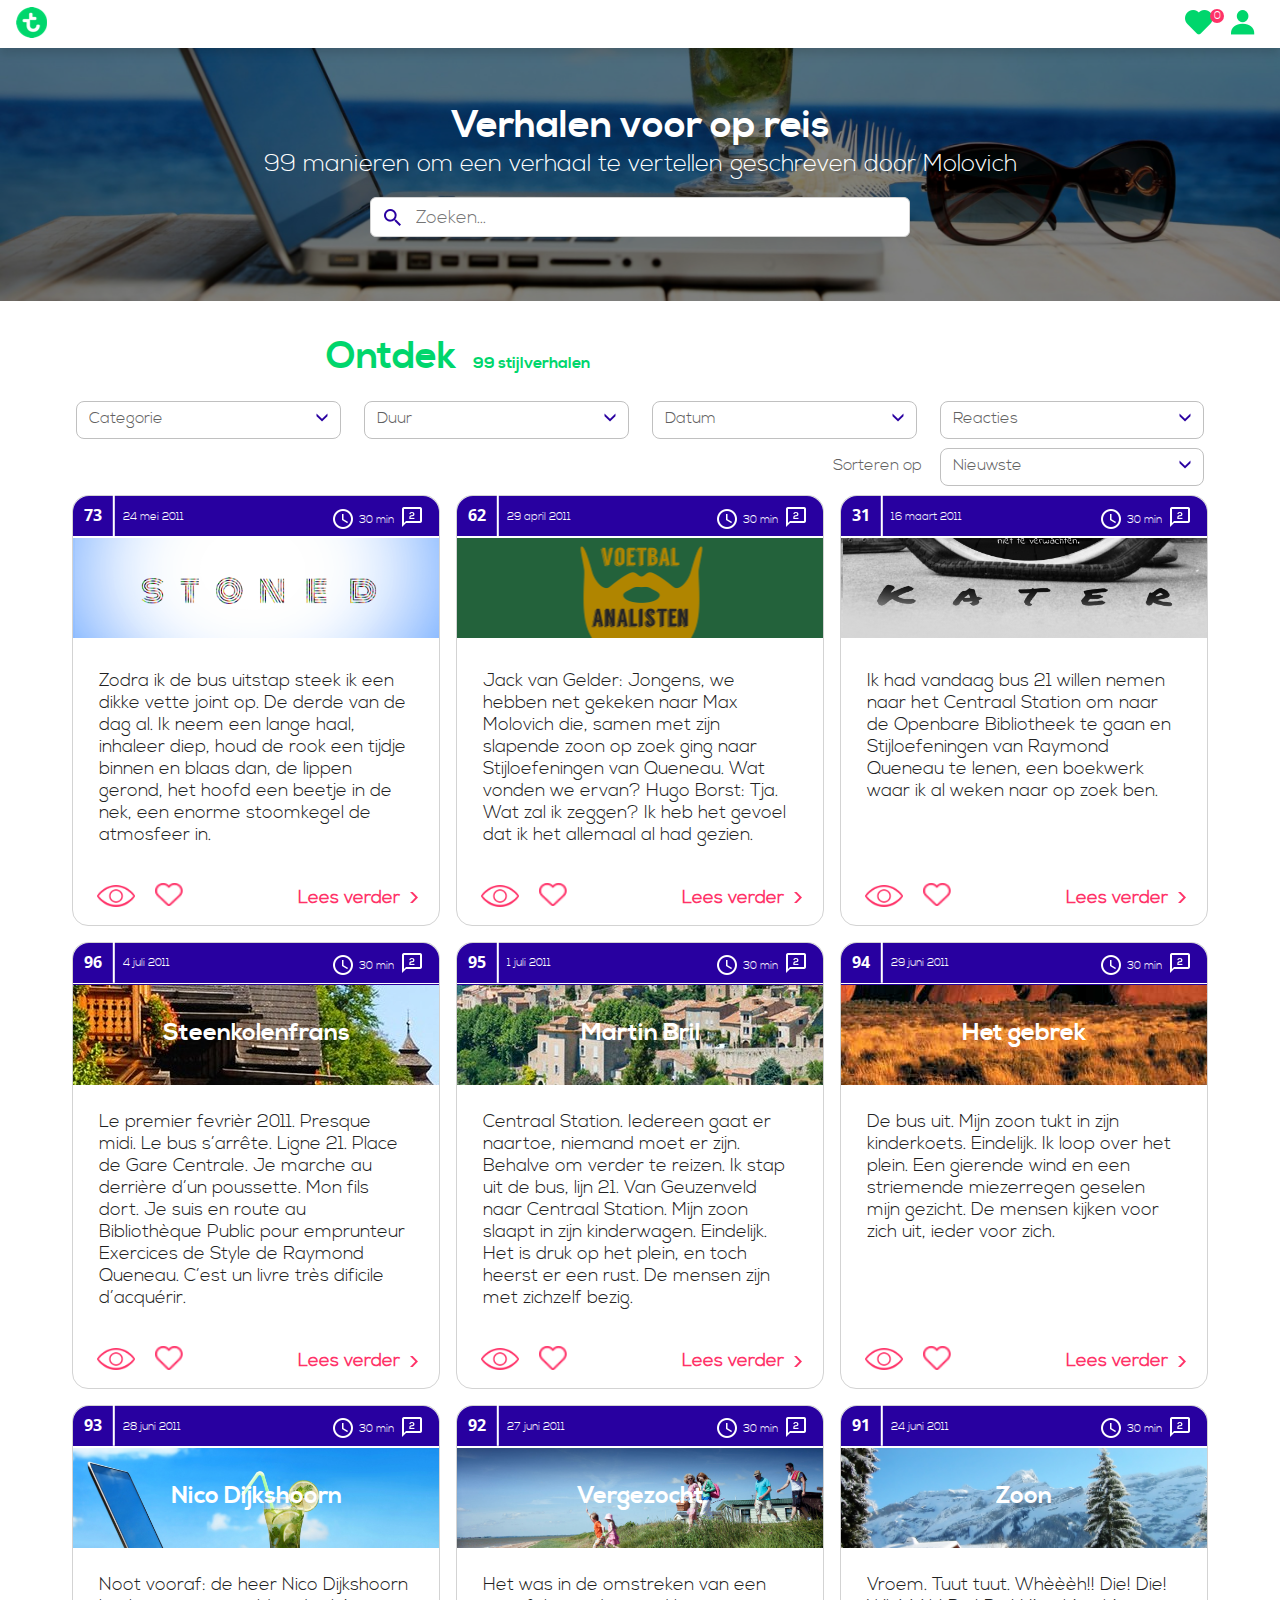
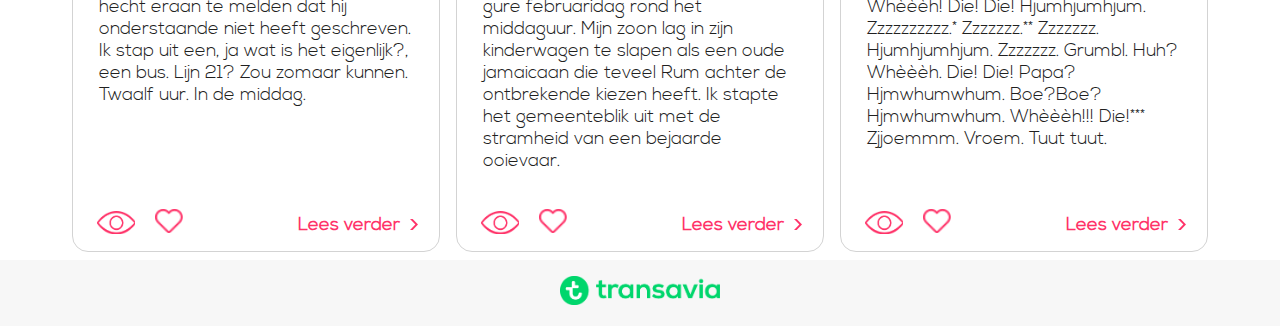
<file: index.html>
<!DOCTYPE html>
<html lang="nl">

<head>
    <meta charset="UTF-8">
    <meta name="viewport" content="width=device-width, initial-scale=1">
    <title>Overzichtspagina Stijlverhalen</title>
    <link rel="stylesheet" href="styles/style.css">
    <link href="https://fonts.googleapis.com/css?family=Open+Sans:300,300i,400,400i,600,600i,700,700i,800,800i" rel="stylesheet">
</head>

<body>
    <!-- HEADER -->
    <header>
        <!-- NAVIGATION  -->
        <nav>
            <ul>
                <li>
                    <a href="index.html"><img src="img/transavia-logosmall.png" alt="logo"></a>
                </li>
                <li>
                    <a href="#">
                        <div>
                            <p>0</p>
                        </div>
                    </a>
                </li>
                <li>
                    <a href="loginofaanmelden.html"></a>
                </li>

            </ul>
        </nav>
        <!-- TITEL & ONDERSCHRIFT -->
        <h1>Verhalen voor op reis</h1>
        <h2>99 manieren om een verhaal te vertellen geschreven door Molovich</h2>
        <!-- ZOEKBALK -->
        <form>
            <label for="myInput"></label>
            <input type="text" id="myInput" placeholder="Zoeken...">
        </form>
    </header>
    <!-- MAIN CONTENT -->
    <main>
        <section>
            <h2>Ontdek</h2>
            <h3>99 stijlverhalen</h3>
        </section>
        <!-- FILTER -->
        <input type="checkbox" id="btn">
        <label for="btn">Filteren/Sorteren</label>
        <div id="content">
            <form>
                <fieldset>
                    <legend></legend>
                    <select name="type" id="categorie">
                        <option value="categorie">Categorie</option>
                        <option value="horror">Horror</option>
                        <option value="humor">Humor</option>
                        <option value="thriller">Thriller</option>
                        <option value="romantisch">Romantisch</option>
                        <option value="verdrietig">Verdrietig</option>
                    </select>
                </fieldset>

                <fieldset>
                    <legend></legend>
                    <select name="type" id="nummer">
                        <option value="duur">Duur</option>
                        <option value="5">Onder 5 min</option>
                        <option value="10-15">10 min - 15 min</option>
                        <option value="15+">Meer dan 15 min</option>
                    </select>
                </fieldset>

                <fieldset>
                    <legend></legend>
                    <select name="type" id="datum">
                        <option value="datum">Datum</option>
                        <option value="reacties">Oudste</option>
                        <option value="oudste">Nieuwste</option>

                    </select>
                </fieldset>

                <fieldset>
                    <legend></legend>
                    <select name="type" id="reacties">
                        <option value="reacties">Reacties</option>
                        <option value="0-2">0-2 reacties</option>
                        <option value="2-4">2-4 reacties</option>
                        <option value="4+">4+ reacties</option>
                    </select>
                </fieldset>
            </form>
            <!-- SORTEREN -->
            <form>
                <fieldset>
                    <legend>Sorteren op</legend>
                    <select name="type" id="sorteren">
                        <option value="nieuwste">Nieuwste</option>
                        <option value="reacties">Meeste reacties</option>
                        <option value="oudste">Oudste</option>
                        <option value="populair">Populair</option>
                    </select>
                </fieldset>
            </form>
        </div>

        <!-- VERHALEN -->
        <section>
            <h2>Artikelen</h2>
            <article id="stoned">
                <header>
                    <h4>73</h4>
                    <div></div>
                    <div></div>
                    <time datetime="2011-05-24">24 mei 2011</time>
                    <div></div>
                    <p>30 min</p>
                </header>
                <h3 class="stonedheader"></h3>
                <p>Zodra ik de bus uitstap steek ik een dikke vette joint op. De derde van de dag al. Ik neem een lange haal, inhaleer diep, houd de rook een tijdje binnen en blaas dan, de lippen gerond, het hoofd een beetje in de nek, een enorme stoomkegel de atmosfeer in.</p>
                <footer>
                    <button><img src="img/hartjeroze.png" alt="hartje"></button>
                    <a class="button" href="#popup1"></a>
                    <a href="stoned.html">Lees verder</a></footer>
            </article>
            <div id="popup1" class="overlay">
                <div class="popup">
                    <h2>Stoned preview</h2>
                    <a class="close" href="#stoned">&times;</a>

                </div>
            </div>

            <article id="voetbalanalisten">
                <header>
                    <h4>62</h4>
                    <div></div>
                    <div></div>
                    <time datetime="2011-04-29">29 april 2011</time>
                    <div></div>
                    <p>30 min</p>
                </header>
                <h3 class="voetbalanalistenheader"></h3>
                <p>Jack van Gelder: Jongens, we hebben net gekeken naar Max Molovich die, samen met zijn slapende zoon op zoek ging naar Stijloefeningen van Queneau. Wat vonden we ervan? Hugo Borst: Tja. Wat zal ik zeggen? Ik heb het gevoel dat ik het allemaal al had gezien. </p>
                <footer>
                    <button><img src="img/hartjeroze.png" alt="hartje"></button>
                    <a class="button" href="#popup3"></a>
                    <a href="voetbalanalisten.html">Lees verder</a></footer>
            </article>
            <div id="popup3" class="overlay">
                <div class="popup popup3">
                    <h2>Voetbalanalisten preview</h2>
                    <a class="close" href="#voetbalanalisten">&times;</a>

                </div>
            </div>

            <article id="kater">
                <header>
                    <h4>31</h4>
                    <div></div>
                    <div></div>
                    <time datetime="2011-03-16">16 maart 2011</time>
                    <div></div>
                    <p>30 min</p>
                </header>
                <h3 class="katerheader"></h3>
                <p>Ik had vandaag bus 21 willen nemen naar het Centraal Station om naar de Openbare Bibliotheek te gaan en Stijloefeningen van Raymond Queneau te lenen, een boekwerk waar ik al weken naar op zoek ben. </p>
                <footer>
                    <button><img src="img/hartjeroze.png" alt="hartje"></button>
                    <a class="button" href="#popup2"></a>

                    <a href="kater.html">Lees verder</a></footer>
            </article>
            <div id="popup2" class="overlay">
                <div class="popup popup2">
                    <h2>Kater preview</h2>
                    <a class="close" href="#kater">&times;</a>

                </div>
            </div>

            <article>
                <header>
                    <h4>96</h4>
                    <div></div>
                    <div></div>
                    <time datetime="2011-07-04">4 juli 2011</time>
                    <div></div>
                    <p>30 min</p>
                </header>
                <h3 class="ab">Steenkolenfrans</h3>
                <p>Le premier fevrièr 2011. Presque midi. Le bus s’arrête. Ligne 21. Place de Gare Centrale. Je marche au derrière d’un poussette. Mon fils dort. Je suis en route au Bibliothèque Public pour emprunteur Exercices de Style de Raymond Queneau. C’est un livre très dificile d’acquérir.</p>
                <footer>
                    <button><img src="img/hartjeroze.png" alt="hartje"></button>
                    <a class="button" href="#popup4"></a>
                    <a href="#">Lees verder</a></footer>
            </article>
            <div id="popup4" class="overlay">
                <div class="popup popup4">
                    <h2>preview</h2>
                    <a class="close" href="#voetbalanalisten">&times;</a>

                </div>
            </div>

            <article>
                <header>
                    <h4>95</h4>
                    <div></div>
                    <div></div>
                    <time datetime="2011-07-01">1 juli 2011</time>
                    <div></div>
                    <p>30 min</p>
                </header>
                <h3 class="b">Martin Bril</h3>
                <p>Centraal Station. Iedereen gaat er naartoe, niemand moet er zijn. Behalve om verder te reizen. Ik stap uit de bus, lijn 21. Van Geuzenveld naar Centraal Station. Mijn zoon slaapt in zijn kinderwagen. Eindelijk. Het is druk op het plein, en toch heerst er een rust. De mensen zijn met zichzelf bezig. </p>
                <footer>
                    <button><img src="img/hartjeroze.png" alt="hartje"></button>
                    <a class="button" href="#popup5"></a>
                    <a href="#">Lees verder</a></footer>
            </article>
            <div id="popup5" class="overlay">
                <div class="popup popup4">
                    <h2>preview</h2>
                    <a class="close" href="#voetbalanalisten">&times;</a>
                </div>
            </div>
            <article>
                <header>
                    <h4>94</h4>
                    <div></div>
                    <div></div>
                    <time datetime="2011-06-29">29 juni 2011</time>
                    <div></div>
                    <p>30 min</p>
                </header>
                <h3 class="c">Het gebrek</h3>

                <p>De bus uit. Mijn zoon tukt in zijn kinderkoets. Eindelijk. Ik loop over het plein. Een gierende wind en een striemende miezerregen geselen mijn gezicht. De mensen kijken voor zich uit, ieder voor zich. </p>
                <footer>
                    <button><img src="img/hartjeroze.png" alt="hartje"></button>
                    <a class="button" href="#popup6"></a>
                    <a href="#">Lees verder</a></footer>
            </article>
            <div id="popup6" class="overlay">
                <div class="popup popup4">
                    <h2>preview</h2>
                    <a class="close" href="#voetbalanalisten">&times;</a>

                </div>
            </div>

            <article>
                <header>
                    <h4>93</h4>
                    <div></div>
                    <div></div>
                    <time datetime="2011-06-28">28 juni 2011</time>
                    <div></div>
                    <p>30 min</p>
                </header>
                <h3 class="d">Nico Dijkshoorn</h3>

                <p>Noot vooraf: de heer Nico Dijkshoorn hecht eraan te melden dat hij onderstaande niet heeft geschreven. Ik stap uit een, ja wat is het eigenlijk?, een bus. Lijn 21? Zou zomaar kunnen. Twaalf uur. In de middag. </p>
                <footer>
                    <button><img src="img/hartjeroze.png" alt="hartje"></button>
                    <a class="button" href="#popup9"></a>
                    <a href="#">Lees verder</a></footer>
            </article>
            <div id="popup9" class="overlay">
                <div class="popup popup4">
                    <h2>preview</h2>
                    <a class="close" href="#voetbalanalisten">&times;</a>

                </div>
            </div>
            <article>
                <header>
                    <h4>92</h4>
                    <div></div>
                    <div></div>
                    <time datetime="2011-06-27">27 juni 2011</time>
                    <div></div>
                    <p>30 min</p>
                </header>
                <h3 class="e">Vergezocht</h3>
                <p>Het was in de omstreken van een gure februaridag rond het middaguur. Mijn zoon lag in zijn kinderwagen te slapen als een oude jamaicaan die teveel Rum achter de ontbrekende kiezen heeft. Ik stapte het gemeenteblik uit met de stramheid van een bejaarde ooievaar. </p>
                <footer>
                    <button><img src="img/hartjeroze.png" alt="hartje"></button>
                    <a class="button" href="#popup7"></a>
                    <a href="#">Lees verder</a></footer>
            </article>
            <div id="popup7" class="overlay">
                <div class="popup popup4">
                    <h2>preview</h2>
                    <a class="close" href="#voetbalanalisten">&times;</a>

                </div>
            </div>
            <article>
                <header>
                    <h4>91</h4>
                    <div></div>
                    <div></div>
                    <time datetime="2011-06-24">24 juni 2011</time>
                    <div></div>
                    <p>30 min</p>
                </header>
                <h3 class="f">Zoon</h3>
                <p>Vroem. Tuut tuut. Whèèèh!! Die! Die! Whèèèh! Die! Die! Hjumhjumhjum. Zzzzzzzzzz.* Zzzzzzz.** Zzzzzzz. Hjumhjumhjum. Zzzzzzz. Grumbl. Huh? Whèèèh. Die! Die! Papa? Hjmwhumwhum. Boe?Boe? Hjmwhumwhum. Whèèèh!!! Die!*** Zjjoemmm. Vroem. Tuut tuut.</p>
                <footer>
                    <button><img src="img/hartjeroze.png" alt="hartje"></button>
                    <a class="button" href="#popup8"></a>
                    <a href="#">Lees verder</a></footer>
            </article>
            <div id="popup8" class="overlay">
                <div class="popup popup4">
                    <h2>Voetbalanalisten preview</h2>
                    <a class="close" href="#voetbalanalisten">&times;</a>

                </div>
            </div>
        </section>

    </main>
    <!-- FOOTER -->
    <footer>
        <img src="img/transavia-logo.png" alt="Logo transavia">
    </footer>
    <script src="js/java.js"></script>
</body>

</html>
</file>
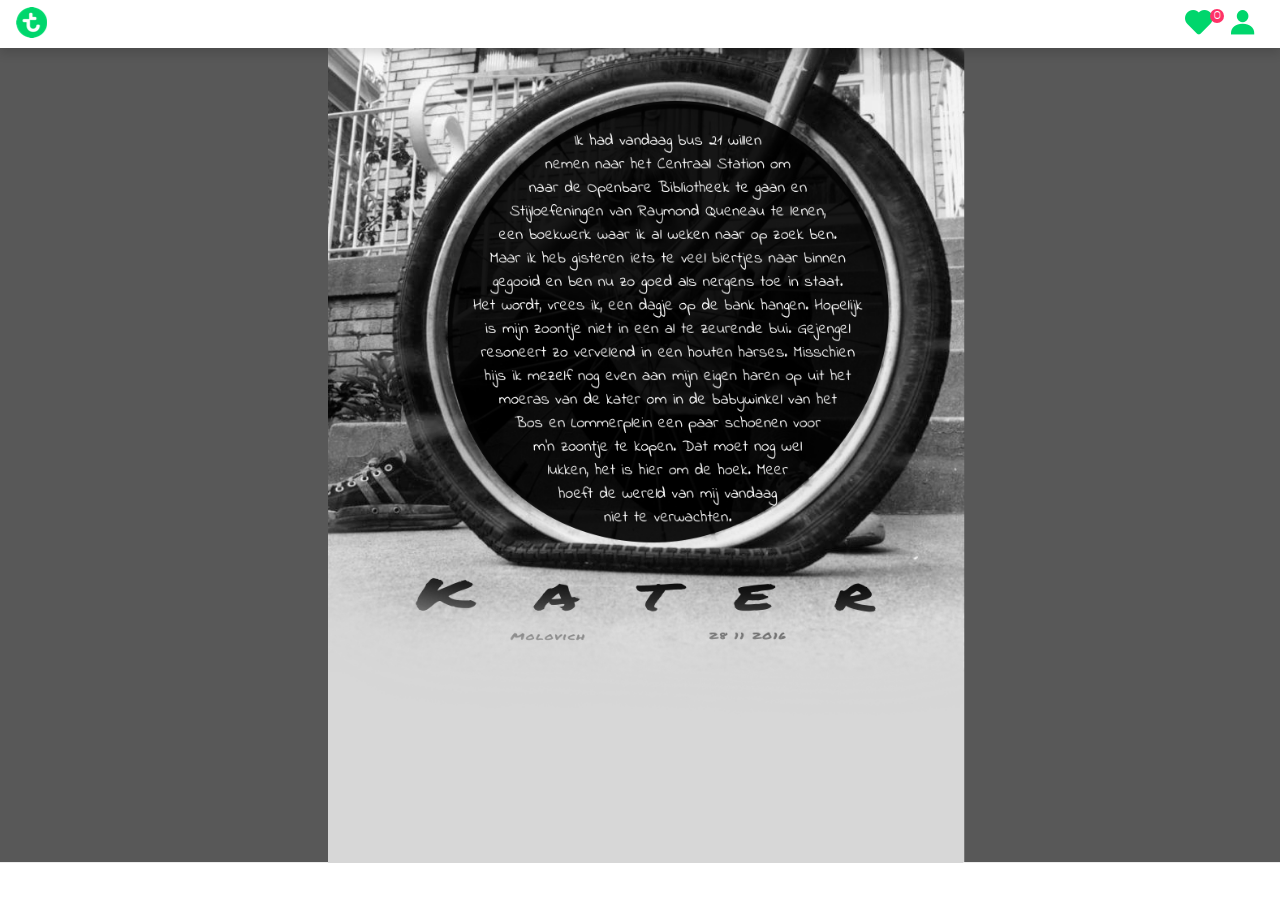
<file: kater.html>
<!DOCTYPE html>
<html lang="nl">

<head>
    <meta charset="UTF-8">
    <meta name="viewport" content="width=device-width, initial-scale=1">
    <title>Overzichtspagina Stijlverhalen</title>
    <link rel="stylesheet" href="styles/style.css">
    <link href="https://fonts.googleapis.com/css?family=Open+Sans:300,300i,400,400i,600,600i,700,700i,800,800i" rel="stylesheet">
</head>

<body>
    <nav>
        <ul>
            <li>
                <a href="index.html"><img src="img/transavia-logosmall.png" alt="logo"></a>
            </li>
            <li>
                <a href="#">
                    <div>
                        <p>0</p>
                    </div>
                </a>
            </li>
            <li>
                <a href="login.html"></a>
            </li>

        </ul>
    </nav>
    <main class="kater">
        <img class="mobile" src="img/iPhone7.png" alt="mobile">
        <img class="ipad" src="img/kateripad.png" alt="ipad">
        <img class="web" src="img/katerdesk.png" alt="web">
    </main>
    <footer>
        <img src="img/transavia-logo.png">
    </footer>

</body>

</html>
</file>
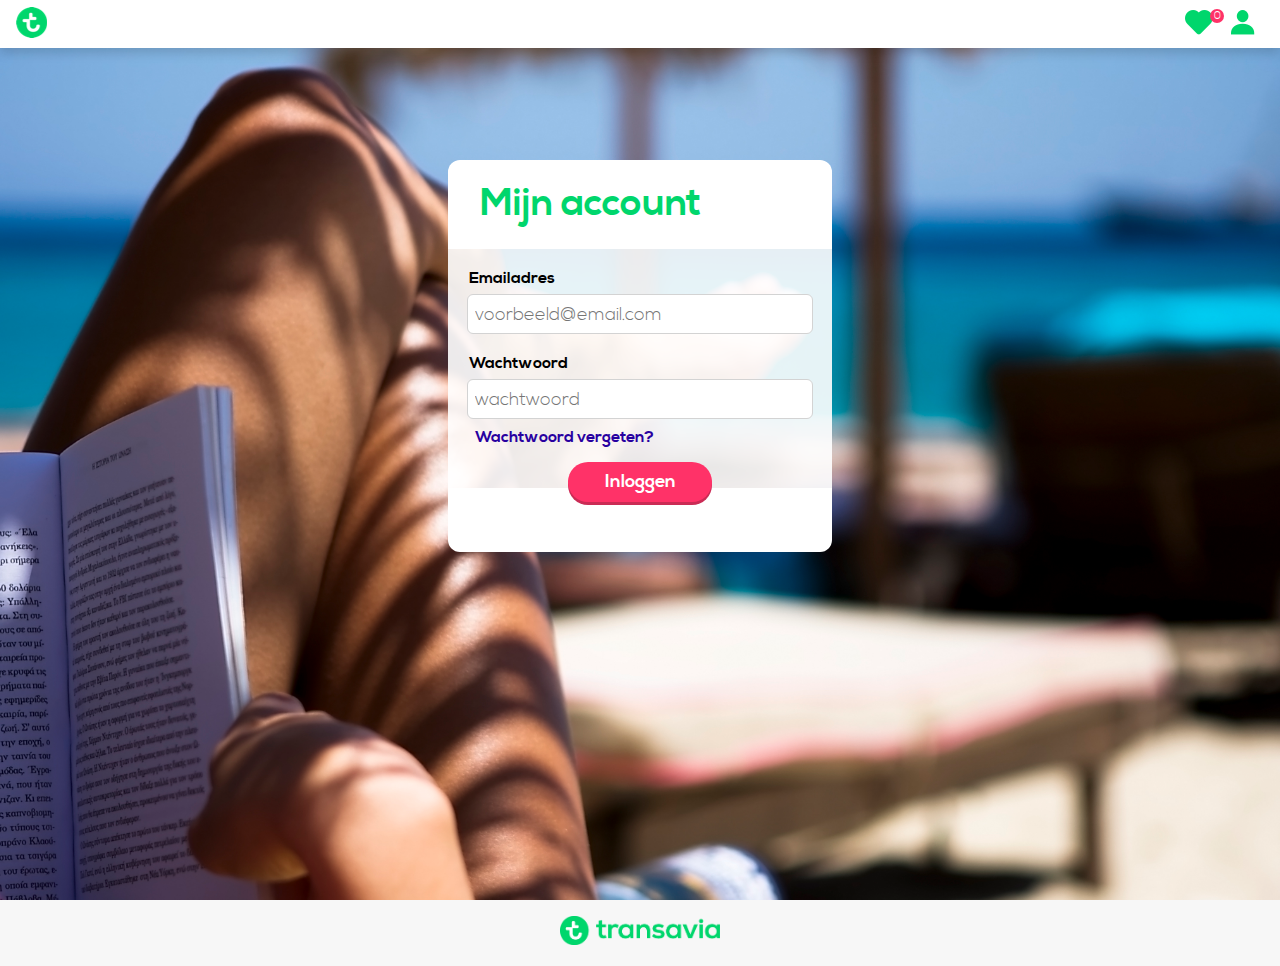
<file: login.html>
<!DOCTYPE html>
<html lang="nl">

<head>
    <meta charset="UTF-8">
    <meta name="viewport" content="width=device-width, initial-scale=1">
    <title>Overzichtspagina Stijlverhalen</title>
    <link rel="stylesheet" href="styles/style.css">
    <link href="https://fonts.googleapis.com/css?family=Open+Sans:300,300i,400,400i,600,600i,700,700i,800,800i" rel="stylesheet">
</head>

<body>
    <nav>
        <ul>
            <li>
                <a href="index.html"><img src="img/transavia-logosmall.png" alt="logo"></a>
            </li>
            <li>
                <a href="#">
                    <div>
                        <p>0</p>
                    </div>
                </a>
            </li>
            <li>
                <a href="login.html"></a>
            </li>

        </ul>
    </nav>
    <main>
        <section>
            <header>
                <h1>Mijn account</h1></header>
            <form name="login" action="index_submit" method="get" accept-charset="utf-8">
                <label for="gebruikersmail">Emailadres</label>
                <input type="email" id="gebruikersmail" placeholder="voorbeeld@email.com" required>
                <label for="wachtwoord">Wachtwoord</label>
                <input type="password" id="wachtwoord" placeholder="wachtwoord" required>
                <a href="#">Wachtwoord vergeten?</a>
                <input type="submit" value="Inloggen">
            </form>
            <div></div>
        </section>

    </main>
    <footer class="loginfooter">
        <img src="img/transavia-logo.png">
    </footer>

</body>

</html>
</file>
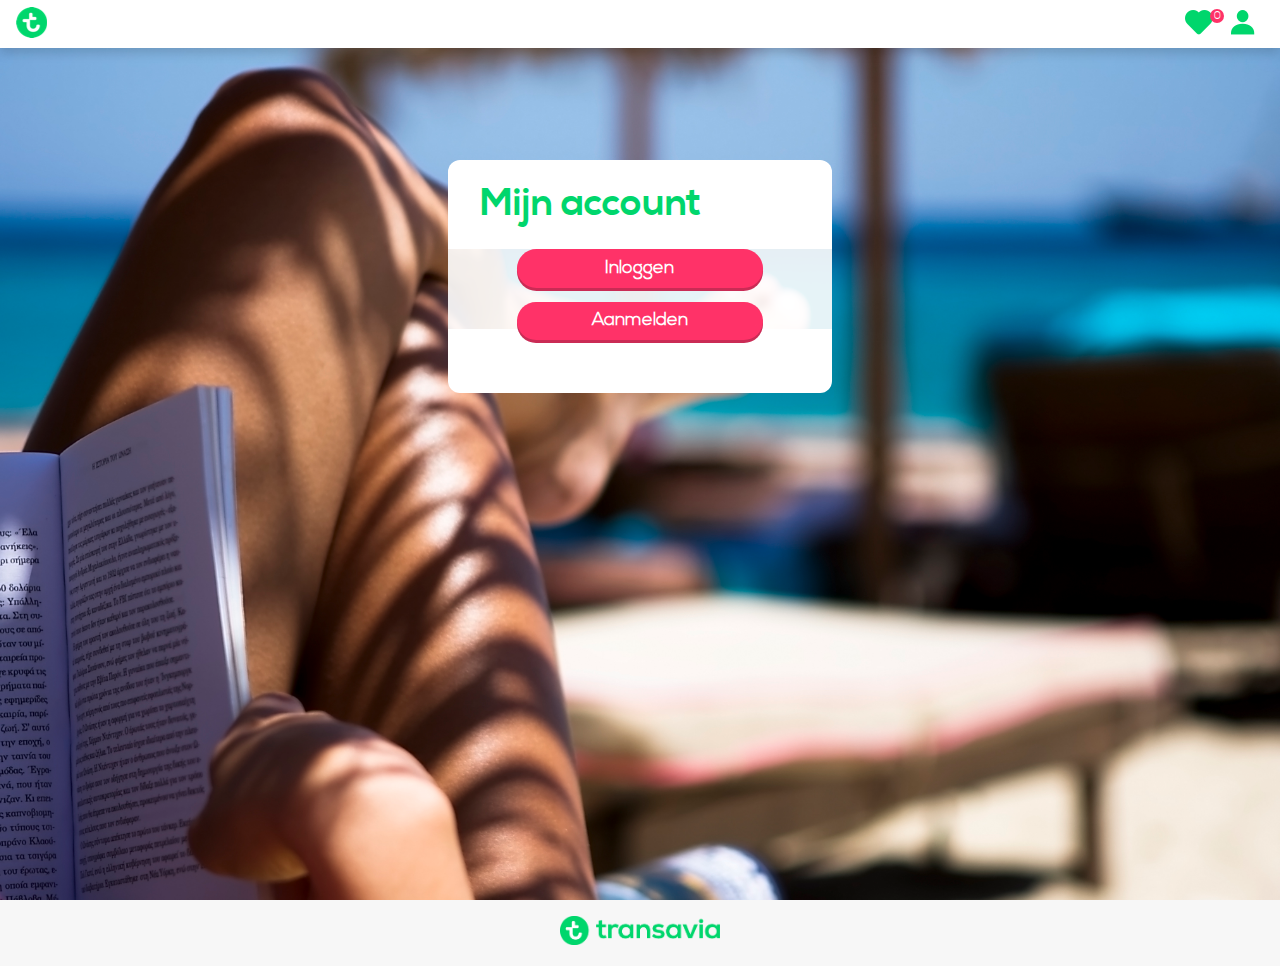
<file: loginofaanmelden.html>
<!DOCTYPE html>
<html lang="nl">

<head>
    <meta charset="UTF-8">
    <meta name="viewport" content="width=device-width, initial-scale=1">
    <title>Overzichtspagina Stijlverhalen</title>
    <link rel="stylesheet" href="styles/style.css">
    <link href="https://fonts.googleapis.com/css?family=Open+Sans:300,300i,400,400i,600,600i,700,700i,800,800i" rel="stylesheet">
</head>

<body>
    <nav>
        <ul>
            <li>
                <a href="index.html"><img src="img/transavia-logosmall.png" alt="logo"></a>
            </li>
            <li>
                <a href="#">
                    <div>
                        <p>0</p>
                    </div>
                </a>
            </li>
            <li>
                <a href="login.html"></a>
            </li>

        </ul>
    </nav>
    <main>
        <section class="inloggenaanmeld">
            <header>
                <h1>Mijn account</h1></header>
            <a href="login.html">Inloggen</a>
            <a href="#"> Aanmelden</a>
            <div></div>
        </section>

    </main>
    <footer class="loginfooter">
        <img src="img/transavia-logo.png">
    </footer>

</body>

</html>
</file>
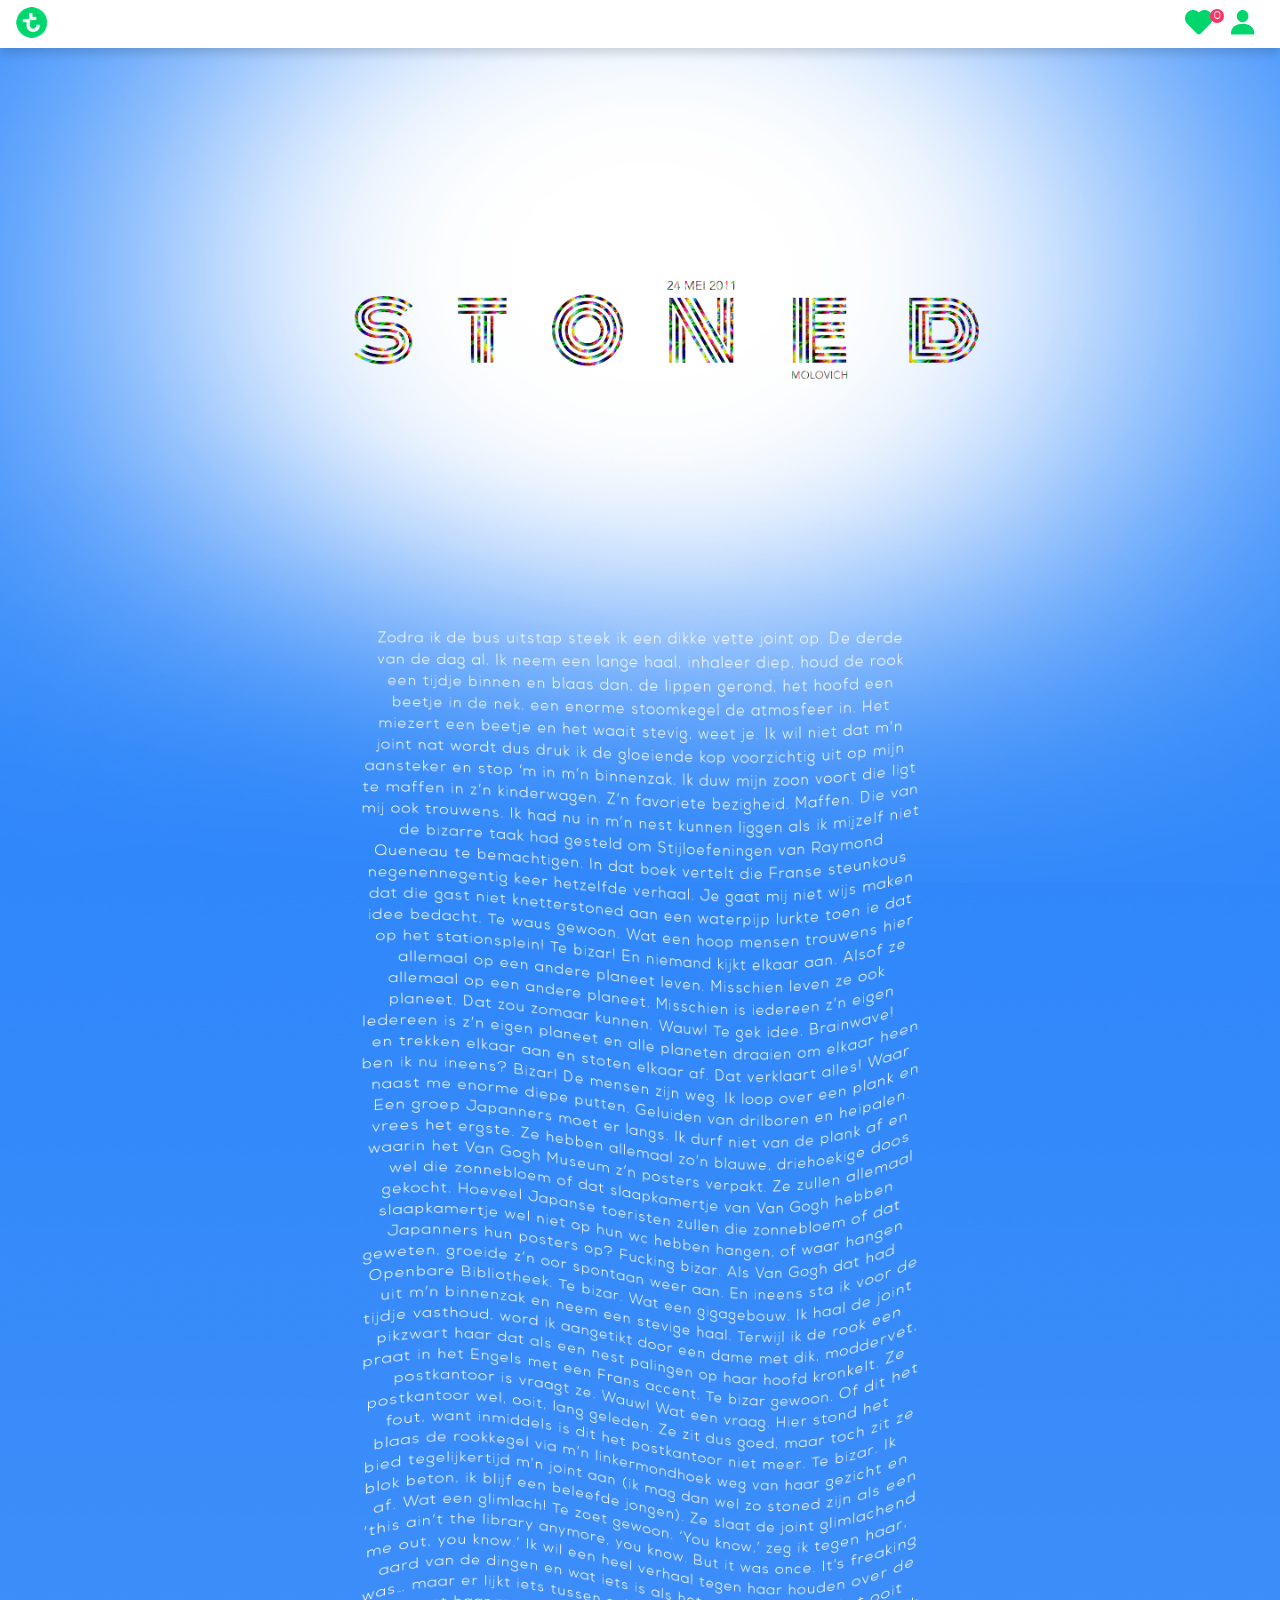
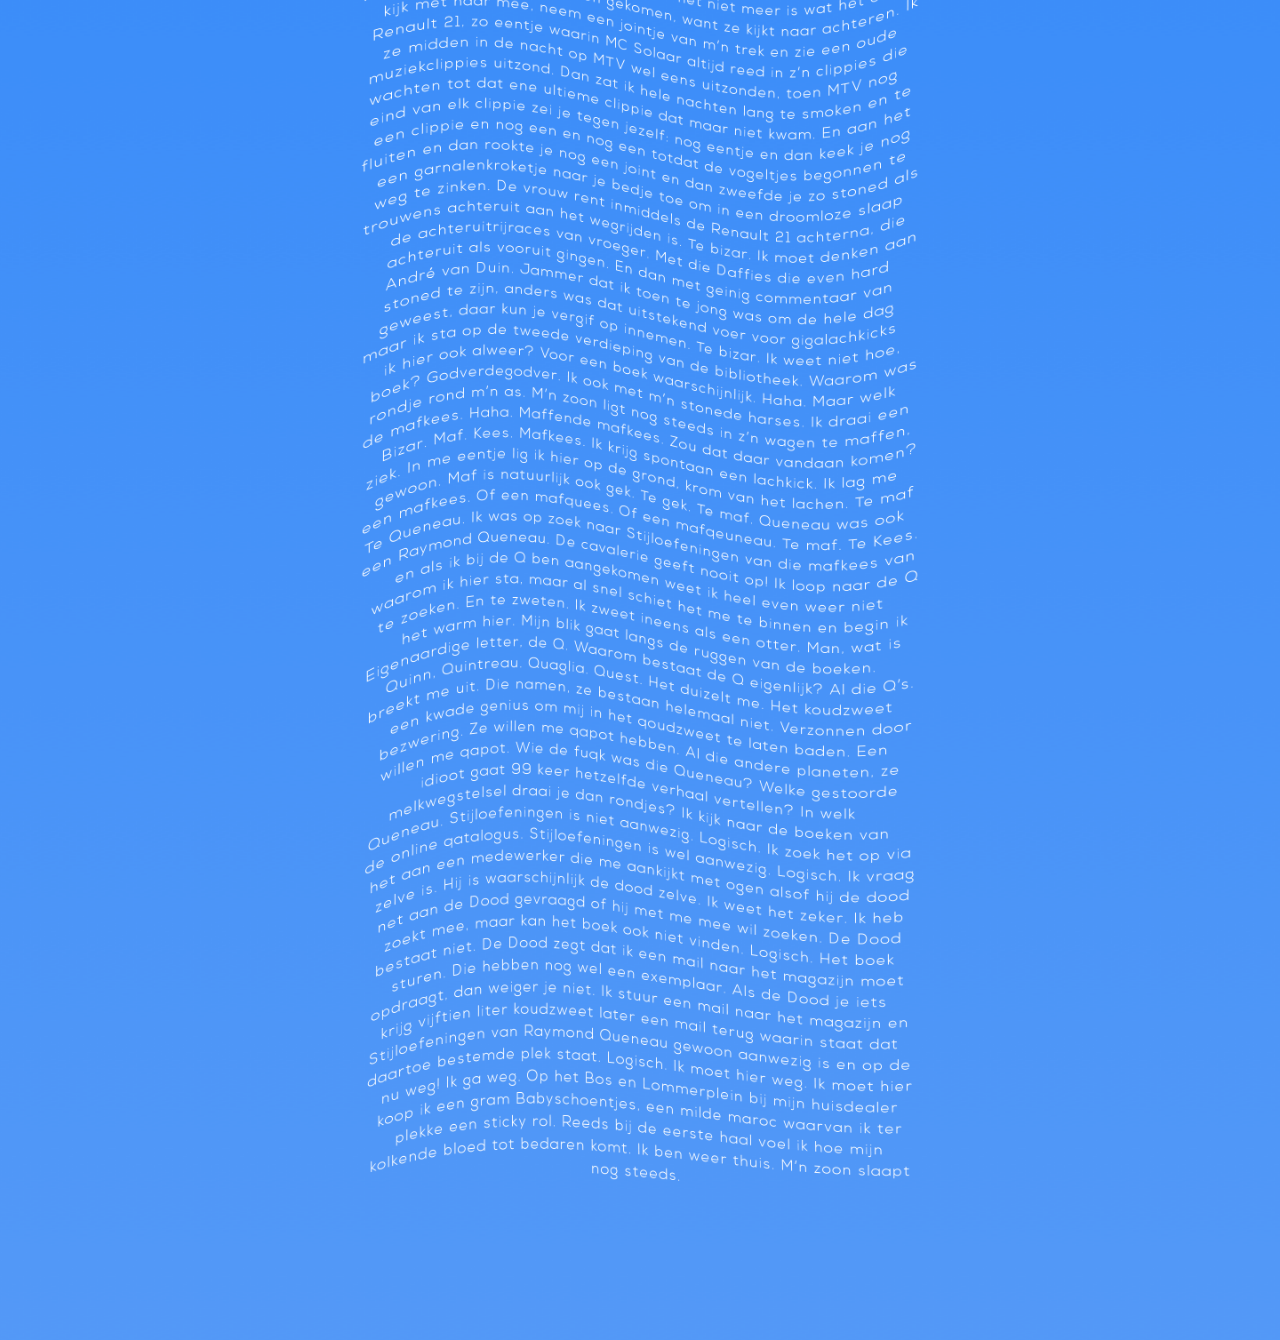
<file: stoned.html>
<!DOCTYPE html>
<html lang="nl">

<head>
    <meta charset="UTF-8">
    <meta name="viewport" content="width=device-width, initial-scale=1">
    <title>Overzichtspagina Stijlverhalen</title>
    <link rel="stylesheet" href="styles/style.css">
    <link href="https://fonts.googleapis.com/css?family=Open+Sans:300,300i,400,400i,600,600i,700,700i,800,800i" rel="stylesheet">
</head>

<body>
    <nav>
        <ul>
            <li>
                <a href="index.html"><img src="img/transavia-logosmall.png" alt="logo"></a>
            </li>
            <li>
                <a href="#">
                    <div>
                        <p>0</p>
                    </div>
                </a>
            </li>
            <li>
                <a href="login.html"></a>
            </li>

        </ul>
    </nav>
    <main class="stoned">
        <img class="mobile" src="img/vermob.png" alt="mobile">
        <img class="ipad" src="img/veripad.png" alt="ipad">
        <img class="web" src="img/verdesk.png" alt="web">
    </main>
    <footer>
        <img src="img/transavia-logo.png">
    </footer>

</body>

</html>
</file>
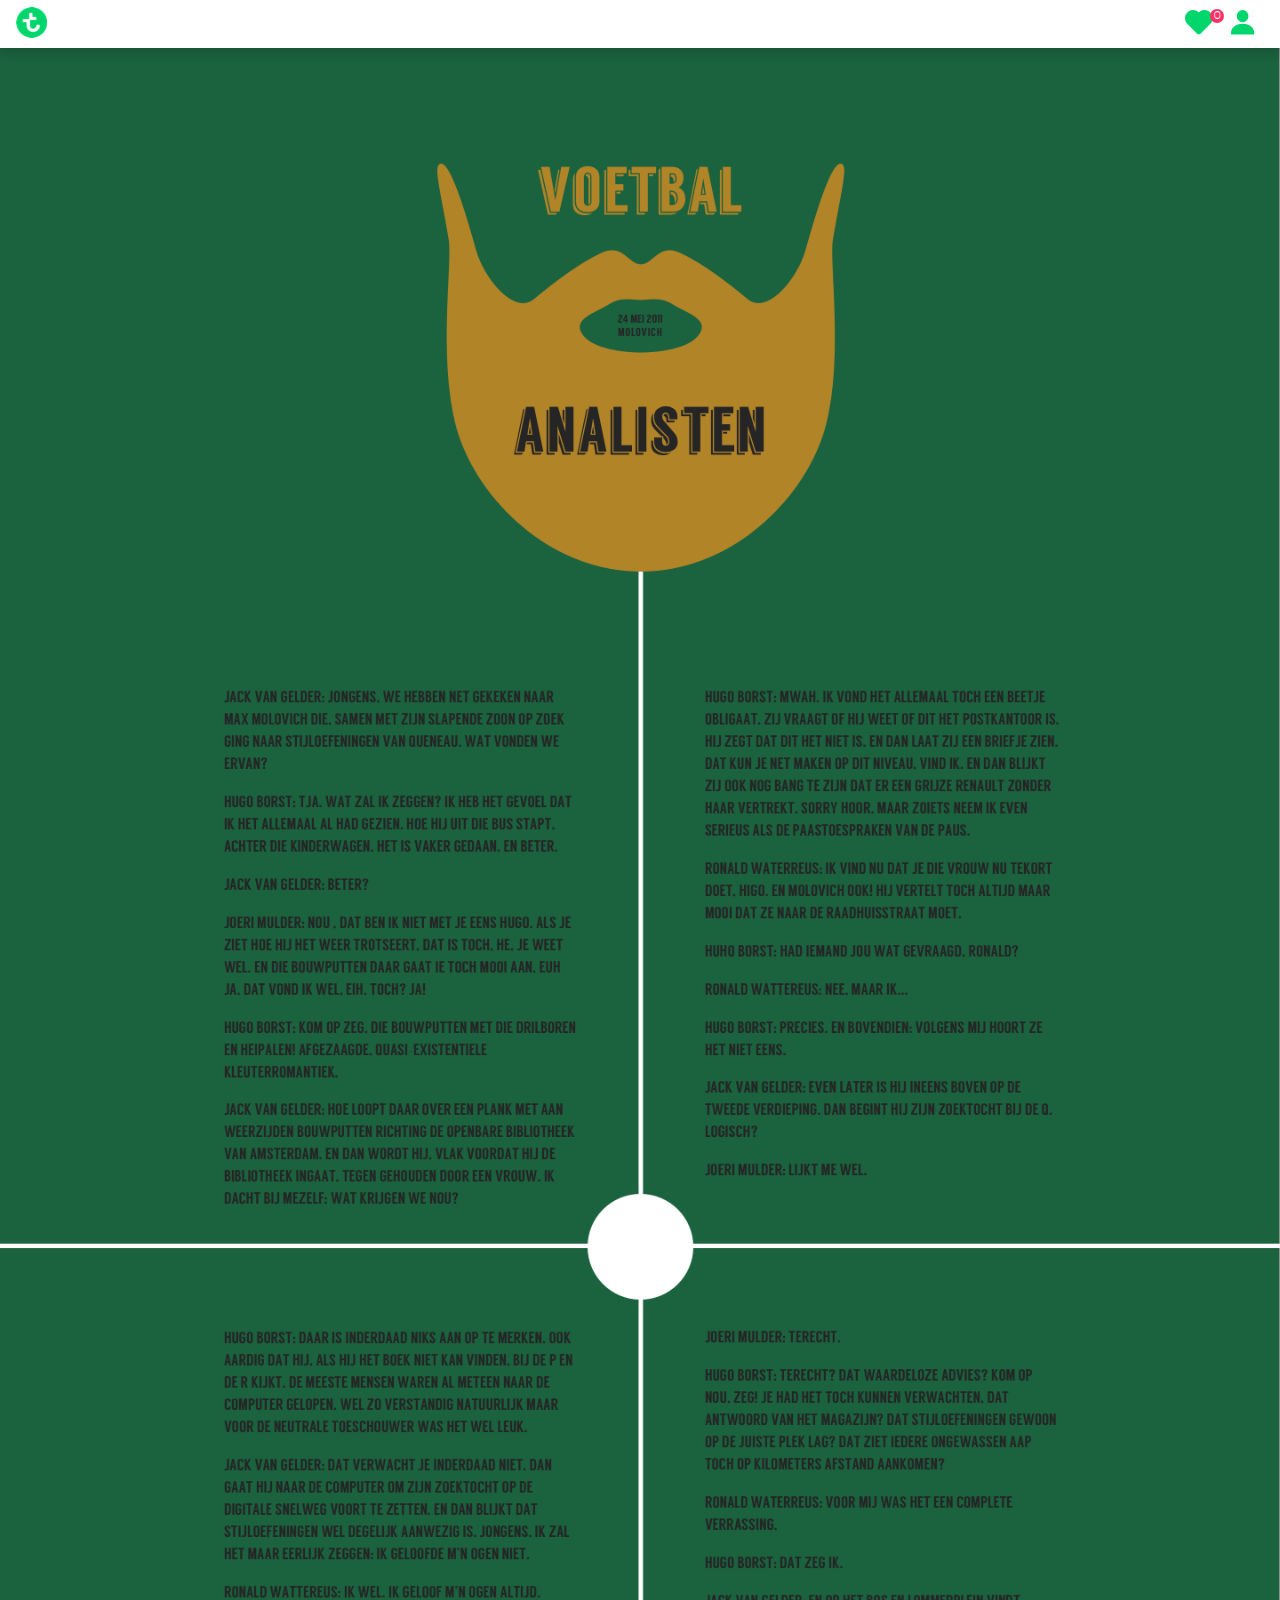
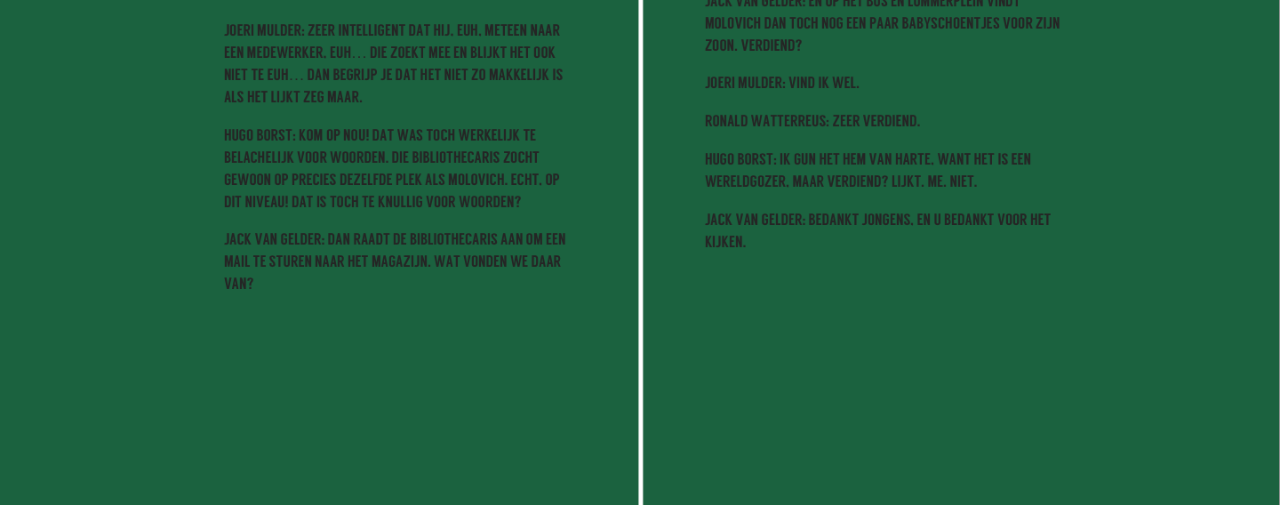
<file: voetbalanalisten.html>
<!DOCTYPE html>
<html lang="nl">

<head>
    <meta charset="UTF-8">
    <meta name="viewport" content="width=device-width, initial-scale=1">
    <title>Overzichtspagina Stijlverhalen</title>
    <link rel="stylesheet" href="styles/style.css">
    <link href="https://fonts.googleapis.com/css?family=Open+Sans:300,300i,400,400i,600,600i,700,700i,800,800i" rel="stylesheet">
</head>

<body>
    <nav>
        <ul>
            <li>
                <a href="index.html"><img src="img/transavia-logosmall.png" alt="logo"></a>
            </li>
            <li>
                <a href="#">
                    <div>
                        <p>0</p>
                    </div>
                </a>
            </li>
            <li>
                <a href="login.html"></a>
            </li>

        </ul>
    </nav>
    <main class="voetbalanalisten">
        <img class="mobile" src="img/voetbalmob.png" alt="mobile">
        <img class="ipad" src="img/voetbalipad.png" alt="ipad">
        <img class="web" src="img/voetbalweb.png" alt="web">
    </main>
    <footer>
        <img src="img/transavia-logo.png" alt="logo">
    </footer>

</body>

</html>
</file>
<file: styles/style.css>
/**normalize.css v3.0.3 | MIT License | github.com/necolas/normalize.css */


/**
* 1. Set default font family to sans-serif.
 * 2. Prevent iOS and IE text size adjust after device orientation change,
 *    without disabling user zoom.
 */

html {
    margin: 0;
    padding: 0;
    /* 1 */
    -ms-text-size-adjust: 100%;
    /* 2 */
    -webkit-text-size-adjust: 100%;
    /* 2 */
}


/**
 * Remove default margin.
 */

body {
    margin: 0;
}


/* HTML5 display definitions
   ========================================================================== */


/**
 * Correct `block` display not defined for any HTML5 element in IE 8/9.
 * Correct `block` display not defined for `details` or `summary` in IE 10/11
 * and Firefox.
 * Correct `block` display not defined for `main` in IE 11.
 */

article,
aside,
details,
figcaption,
figure,
footer,
header,
hgroup,
main,
menu,
nav,
section,
summary {
    display: block;
}


/**
 * 1. Correct `inline-block` display not defined in IE 8/9.
 * 2. Normalize vertical alignment of `progress` in Chrome, Firefox, and Opera.
 */

audio,
canvas,
progress,
video {
    display: inline-block;
    /* 1 */
    vertical-align: baseline;
    /* 2 */
}


/**
 * Prevent modern browsers from displaying `audio` without controls.
 * Remove excess height in iOS 5 devices.
 */

audio:not([controls]) {
    display: none;
    height: 0;
}


/**
 * Address `[hidden]` styling not present in IE 8/9/10.
 * Hide the `template` element in IE 8/9/10/11, Safari, and Firefox < 22.
 */

[hidden],
template {
    display: none;
}


/* Links
   ========================================================================== */


/**
 * Remove the gray background color from active links in IE 10.
 */

a {
    background-color: transparent;
}


/**
 * Improve readability of focused elements when they are also in an
 * active/hover state.
 */

a:active,
a:hover {
    outline: 0;
}


/* Text-level semantics
   ========================================================================== */


/**
 * Address styling not present in IE 8/9/10/11, Safari, and Chrome.
 */

abbr[title] {
    border-bottom: 1px dotted;
}


/**
 * Address style set to `bolder` in Firefox 4+, Safari, and Chrome.
 */

b,
strong {
    font-weight: bold;
}


/**
 * Address styling not present in Safari and Chrome.
 */

dfn {
    font-style: italic;
}


/**
 * Address styling not present in IE 8/9.
 */

mark {
    background: #ff0;
    color: #000;
}


/**
 * Address inconsistent and variable font size in all browsers.
 */

small {
    font-size: 80%;
}


/**
 * Prevent `sub` and `sup` affecting `line-height` in all browsers.
 */

sub,
sup {
    font-size: 75%;
    line-height: 0;
    position: relative;
    vertical-align: baseline;
}

sup {
    top: -0.5em;
}

sub {
    bottom: -0.25em;
}


/* Embedded content
   ========================================================================== */


/**
 * Remove border when inside `a` element in IE 8/9/10.
 */

img {
    border: 0;
}


/**
 * Correct overflow not hidden in IE 9/10/11.
 */

svg:not(:root) {
    overflow: hidden;
}


/* Grouping content
   ========================================================================== */


/**
 * Address margin not present in IE 8/9 and Safari.
 */

figure {
    margin: 1em 40px;
}


/**
 * Address differences between Firefox and other browsers.
 */

hr {
    box-sizing: content-box;
    height: 0;
}


/**
 * Contain overflow in all browsers.
 */

pre {
    overflow: auto;
}


/**
 * Address odd `em`-unit font size rendering in all browsers.
 */

code,
kbd,
pre,
samp {
    font-family: monospace, monospace;
    font-size: 1em;
}


/* Forms
   ========================================================================== */


/**
 * Known limitation: by default, Chrome and Safari on OS X allow very limited
 * styling of `select`, unless a `border` property is set.
 */


/**
 * 1. Correct color not being inherited.
 *    Known issue: affects color of disabled elements.
 * 2. Correct font properties not being inherited.
 * 3. Address margins set differently in Firefox 4+, Safari, and Chrome.
 */

button,
input,
optgroup,
select,
textarea {
    color: inherit;
    /* 1 */
    font: inherit;
    /* 2 */
    margin: 0;
    /* 3 */
}


/**
 * Address `overflow` set to `hidden` in IE 8/9/10/11.
 */

button {
    overflow: visible;
}


/**
 * Address inconsistent `text-transform` inheritance for `button` and `select`.
 * All other form control elements do not inherit `text-transform` values.
 * Correct `button` style inheritance in Firefox, IE 8/9/10/11, and Opera.
 * Correct `select` style inheritance in Firefox.
 */

button,
select {
    text-transform: none;
}


/**
 * 1. Avoid the WebKit bug in Android 4.0.* where (2) destroys native `audio`
 *    and `video` controls.
 * 2. Correct inability to style clickable `input` types in iOS.
 * 3. Improve usability and consistency of cursor style between image-type
 *    `input` and others.
 */

button,
html input[type="button"],

/* 1 */

input[type="reset"],
input[type="submit"] {
    -webkit-appearance: button;
    /* 2 */
    cursor: pointer;
    /* 3 */
}


/**
 * Re-set default cursor for disabled elements.
 */

button[disabled],
html input[disabled] {
    cursor: default;
}


/**
 * Remove inner padding and border in Firefox 4+.
 */

button::-moz-focus-inner,
input::-moz-focus-inner {
    border: 0;
    padding: 0;
}


/**
 * Address Firefox 4+ setting `line-height` on `input` using `!important` in
 * the UA stylesheet.
 */

input {
    font-size: 1em;
    line-height: normal;
}


/**
 * It's recommended that you don't attempt to style these elements.
 * Firefox's implementation doesn't respect box-sizing, padding, or width.
 *
 * 1. Address box sizing set to `content-box` in IE 8/9/10.
 * 2. Remove excess padding in IE 8/9/10.
 */

input[type="checkbox"],
input[type="radio"] {
    box-sizing: border-box;
    /* 1 */
    padding: 0;
    /* 2 */
}


/**
 * Fix the cursor style for Chrome's increment/decrement buttons. For certain
 * `font-size` values of the `input`, it causes the cursor style of the
 * decrement button to change from `default` to `text`.
 */

input[type="number"]::-webkit-inner-spin-button,
input[type="number"]::-webkit-outer-spin-button {
    height: auto;
}


/**
 * 1. Address `appearance` set to `searchfield` in Safari and Chrome.
 * 2. Address `box-sizing` set to `border-box` in Safari and Chrome.
 */

input[type="search"] {
    -webkit-appearance: textfield;
    /* 1 */
    box-sizing: content-box;
    /* 2 */
}


/**
 * Remove inner padding and search cancel button in Safari and Chrome on OS X.
 * Safari (but not Chrome) clips the cancel button when the search input has
 * padding (and `textfield` appearance).
 */

input[type="search"]::-webkit-search-cancel-button,
input[type="search"]::-webkit-search-decoration {
    -webkit-appearance: none;
}


/**
 * Define consistent border, margin, and padding.
 */

fieldset {
    border: 1px solid #c0c0c0;
    margin: 0 2px;
}


/**
 * 1. Correct `color` not being inherited in IE 8/9/10/11.
 * 2. Remove padding so people aren't caught out if they zero out fieldsets.
 */

legend {
    border: 0;
    /* 1 */
    padding: 0;
    /* 2 */
}


/**
 * Remove default vertical scrollbar in IE 8/9/10/11.
 */

textarea {
    overflow: auto;
}


/**
 * Don't inherit the `font-weight` (applied by a rule above).
 * NOTE: the default cannot safely be changed in Chrome and Safari on OS X.
 */

optgroup {
    font-weight: bold;
}


/* Tables
   ========================================================================== */


/**
 * Remove most spacing between table cells.
 */

table {
    border-collapse: collapse;
    border-spacing: 0;
}

td,
th {
    padding: 0;
}


/*End of Normalize.css */


/* setup */


/* stijl & kleur 

                /* webfont generated by https://www.fontsquirrel.com/tools/webfont-generator*/

@font-face {
    font-family: 'nexa_lightregular';
    src: url('../fonts/nexa_light-webfont.woff2') format('woff2'), url('../fonts/nexa_light-webfont.woff') format('woff');
    font-weight: normal;
    font-style: normal;
}

@font-face {
    font-family: 'nexa_boldregular';
    src: url('../fonts/nexa_bold-webfont.woff2') format('woff2'), url('../fonts/nexa_bold-webfont.woff') format('woff');
    font-weight: normal;
    font-style: normal;
}

html {
    font-family: 'nexa_lightregular', 'Open Sans', sans-serif;
}

h1,
h3,
form label,
main input[type=checkbox] + label,
input[type=submit],
input + a {
    font-family: 'nexa_boldregular', 'Open Sans', sans-serif;
}

h4 {
    font-family: 'Open Sans', sans-serif;
}

p {
    font-weight: 300;
    font-size: 1.1em;
    color: rgb(32, 32, 32);
}

a {
    color: #FF3268;
    text-decoration: none;
    font-size: 1.1em;
    font-weight: 600;
}

input {
    font-size: 1.125em;
}

* {
    box-sizing: border-box;
}

button {
    background: none;
    border: none;
}


/* HEADER
   ========================================================================== */

body > header {
    padding-top: 4.5em;
    background: linear-gradient(rgba(0, 0, 0, 0.5), rgba(0, 0, 0, 0.5)), url(../img/Best-Office-on-the-Beach-2880x1920.jpg) bottom;
    background-size: cover;
    padding-bottom: 5%;
}

header form label {
    display: none;
}

nav {
    position: absolute;
    top: 0;
    left: 0;
    height: 3em;
    width: 100%;
    background-color: white;
    box-shadow: 0 .3125em .625em 0 rgba(0, 0, 0, .15);
}

nav ul {
    margin: 0;
    padding: 0 16px;
    list-style: none;
}

nav ul li img {
    margin-top: 0.4em;
}

nav ul li {
    float: left;
    display: inline-block;
}

nav li + li a {
    background: url(../img/hartje2.png) no-repeat left;
    width: 2.2em;
    display: inline-block;
    height: 1.6em;
}

nav li + li a div {
    position: absolute;
    right: 0;
    top: 0;
    text-decoration: none;
    background-color: #FF3268;
    width: 0.8em;
    height: 0.8em;
    text-align: center;
    border-radius: 50%;
    display: inline-block;
}

div p {
    margin-top: 0;
    margin-left: 0.1em;
    font-size: 0.6em;
    color: white;
}

nav li + li + li a {
    margin: 0;
    background: url(../img/inlogicon1.png) no-repeat center;
    width: 1.5em;
    height: 1.6em;
}

nav ul li + li {
    position: absolute;
    right: 3.5em;
    top: 0.55em;
}

nav ul li + li + li {
    position: absolute;
    right: 1.5em;
}

header h1,
header h2,
header form {
    margin: 0;
    text-align: center;
}

header h1 {
    font-size: 1.5em;
    font-weight: 600;
    color: white;
}

header h2 {
    font-size: 1.1em;
    padding: 0 5% 0.2em;
    font-weight: 400;
    color: white;
}

header input,
form input {
    color: #606060;
    border: lightgrey 1px solid;
    font-weight: 300;
    border-radius: 6px;
    padding: 4px 0 4px 10px;
}

form label {
    font-weight: 600;
    padding: 1.2em 1.3em 0.4em;
    display: block;
    text-align: left;
}

form input:hover::-webkit-input-placeholder {
    color: lightgray;
}

form input:hover::-moz-placeholder {
    /* Firefox 19+ */
    color: lightgray;
}

form input:hover:-ms-input-placeholder {
    /* IE 10+ */
    color: lightgray;
}

form input:hover:-moz-placeholder {
    /* Firefox 18- */
    color: lightgray;
}

form input:hover,
form input:focus {
    border-color: #2800a0;
}

h2 ~ form input {
    transition: 1s;
    padding-left: 2.5em;
    width: 8em;
    font-weight: 500;
    height: 2.5rem;
    background-image: url(../img/search.png);
    background-position: 0.7em;
    background-repeat: no-repeat;
}

main input[type=checkbox] + label,
input[type=submit],
header + a,
header + a + a {
    margin-top: -1.5em;
    font-weight: 600;
    line-height: 1.2em;
    padding: 0.5em 0.9em;
    background-color: #FF3268;
    color: white;
    border: none;
    border-radius: 20px;
    box-shadow: 0px 3px 0px #CA2B55;
}

header input:focus {
    width: 16em;
    padding-left: 0.4em;
    background-position: 14.5em;
}


/* SECTION titel
   ========================================================================== */

main section h2,
main section h3 {
    font-family: 'nexa_boldregular', 'Open Sans', sans-serif;
    color: #00d66c;
    font-weight: 600;
    padding: 0 6px;
    display: inline-block;
}

main section h2 {
    font-size: 1.5em;
}

main section h3 {
    font-size: 1em;
}

header + main > section {
    width: 80%;
    margin: auto;
}


/* SECTION FILTER EN SORTEREN
   ========================================================================== */

div > form {
    width: 81%;
    display: flex;
    flex-wrap: wrap;
    margin: auto;
    justify-content: flex-end;
    opacity: 100;
    transition: 1s;
}

fieldset {
    width: 48%;
    margin: 0.1em 1%;
    border-radius: 0.5em;
    box-sizing: border-box;
    overflow: hidden;
    color: #606060;
}

form + form fieldset legend {
    position: absolute;
    left: 11%;
}

form + form fieldset {
    width: 62%;
}

select {
    background: url(../img/pijl-beneden-klein.png) no-repeat right;
    width: 100%;
    border: 0;
    -webkit-appearance: none;
}

main input[type=checkbox] {
    visibility: hidden;
}

input[type=checkbox] + label {
    text-align: center;
    margin: auto;
    display: block;
    width: 13em;
    transition: .2s;
    cursor: pointer;
    margin-bottom: 1em;
}

input[type=checkbox]:checked + label:after,
input[type=checkbox]+ label:after {
    padding-left: 0.5em;
}

input[type=checkbox]+ label:after {
    content: url(../img/pijlbenedenwit.png);
}

input[type=checkbox]:checked + label:after {
    content: url(../img/arrowwhiteup.png);
}

input[type=checkbox] + label:hover {
    background-color: #FF5985;
}

input[type=checkbox] + label:active {
    padding: 0.4em 0.7em;
}

.hidden {
    height: 0;
    overflow: hidden;
    transition: height 1s linear;
}


/* SECTION verhalen
   ========================================================================== */

section article h3,
section time,
section h4 {
    color: white;
}

button img {
    width: 1.5em;
}

button img:hover {
    width: 2.1em;
    transition: 1s;
}

p + footer {
    position: relative;
    height: 2.5em;
}

footer > button {
    position: absolute;
    left: 4.5em;
    top: -0.2em;
}

button + a {
    display: inline-block;
    background: url(../img/preview.png);
    background-size: cover;
    background-repeat: no-repeat;
    width: 2.4em;
    height: 1.4em;
    position: absolute;
    left: 1.5em;
}

button + a:hover {
    width: 2.6em;
    height: 1.5em;
}

footer button img {
    width: 1.7em;
}

button + a img {
    width: 2.2em;
}

button:focus,
select:focus,
input:focus {
    outline: none;
}

button:active img {
    width: 2.2em;
}

button ~ button img:hover {
    width: 2.6em;
}

div + section > h2 {
    display: none;
}


/*
section article header h3 {
    position: absolute;
    left: 0.5em;
    font-size: 1.3em;
    top: 1.5em;
}
*/

section article header + h3 {
    margin: 0;
    font-size: 1.5em;
    text-align: center;
    width: 100%;
    background-color: #00d66c;
    height: 100px;
    line-height: 4em;
}

time {
    font-weight: 400;
    top: 1.2em;
    font-size: 0.7em;
    position: absolute;
    left: 4.5em;
}

section h4 {
    margin: 0;
    position: absolute;
    left: 0.7em;
    font-size: 1em;
}

h4 + div {
    width: 3.5em;
    left: 0.8em;
    top: 0.7em;
    position: absolute;
    background-color: white;
    height: 0.1em;
    transform: rotate(90deg)
}

div + div {
    width: 100%;
    top: 0.7em;
    position: absolute;
    background-color: white;
    height: 0.1em;
    left: 0;
    top: 2.5em;
}

section > article > header {
    position: relative;
    border-radius: 1em 1em 0 0;
    min-height: 2.61em;
    padding: 0.5em 1.2em 0.7em;
    background-color: #2800A0;
}

p + footer {
    position: absolute;
    bottom: 0;
    width: 100%;
}

time + div {
    width: 2em;
    margin-left: 2.5em;
    padding-top: 2.2em;
    text-align: center;
    font-size: 0.67em;
    font-weight: 700;
    line-height: 1.8em;
    color: white;
    position: absolute;
    right: 1.5em;
    top: 1em;
    background: url(../img/chatbubble.png) center top no-repeat;
}

div + p {
    position: absolute;
    color: white;
    width: 5.5em;
    height: 2em;
    font-size: 0.7em;
    right: 4em;
    text-align: right;
    line-height: 2.3em;
    top: 0;
    background: url(../img/klok.png) left no-repeat;
}

a + a {
    position: absolute;
    bottom: 0.9em;
    right: 1em;
    padding: 0 1em;
    margin-right: 0.2em;
    background: url(../img/rechtsroze.png)right no-repeat;
}

header + a + a {
    position: absolute;
    bottom: 3em;
    right: 0;
    left: 0;
}

a + a:hover {
    color: #FF5985;
    background: url(../img/right-arrowhover.png) no-repeat;
    background-position: 7em;
}

header + main > div + section {
    width: 100%;
    display: -webkit-box;
    display: -moz-box;
    display: -ms-flexbox;
    display: -webkit-flex;
    flex-wrap: wrap;
    justify-content: space-around;
}

main article {
    margin: 0.8em 2.5%;
    position: relative;
    box-sizing: content-box;
    border: 1px solid lightgrey;
    border-radius: 1em;
    flex-grow: 1;
}

h3 + p {
    min-height: 10em;
    margin: 1.5em;
    padding-bottom: 3em;
}

p + img {
    margin-left: 5%;
}


/* FOOTER
   ========================================================================== */

main + footer {
    text-align: center;
    padding: 1em 0;
    width: 100%;
    background-color: #f7f7f7;
}

main + footer img {
    width: 10em;
}


/* LOGIN PAGINA
   ========================================================================== */

nav + main {
    background: url(../img/readingonthebeach.jpg);
    background-size: cover;
    padding: 6em 0 0;
    height: 100vh;
}

nav + main section {
    width: 95%;
    margin: auto;
}

nav + main section {
    background: rgba(255, 255, 255, .9);
    border-radius: 1em 1em 1em 1em;
    margin: auto;
    position: relative;
}

nav + main header {
    padding: 0.4em 2em;
    border-top-left-radius: .75rem;
    border-top-right-radius: .75rem;
    background: white;
}

nav + main header h1 {
    line-height: 2em;
    font-size: 1.5em;
    color: #00d66c;
    padding: 0.5em 0;
    text-align: left;
}

nav + main input {
    width: 90%;
    margin: auto;
    display: block;
}

nav + main input[type=submit]:active {
    width: 7.5em;
}

nav + main div {
    margin: 2.6em 0;
    padding: 2em 0;
    background-color: white;
    border-radius: 0 0 0.75em 0.75em;
}

input + a {
    color: #2800A0;
    padding: 0.5em 0.5em 0;
    font-size: 1em;
    display: block;
    width: 90%;
    margin: auto;
}

header + a,
header + a + a {
    display: block;
    width: 14em;
    margin: 2em auto;
    text-align: center;
}

header + a:active,
header + a + a:active {
    width: 13em;
}

header + a {
    margin-top: 2.5em;
}

input + a:hover {
    color: #FF3268;
}

input[type=submit] {
    bottom: 2.8em;
    left: 0;
    right: 0;
    width: 8em;
    margin-top: 1em;
    position: absolute;
}

input[type=submit]:hover,
header + a:hover,
header + a + a:hover {
    background-color: #FF5985;
}

input[type=email],
input[type=password] {
    padding: 0.4em 0.4em;
}


/* VERHALEN
   ========================================================================== */

.voetbalanalisten,
.kater,
.stoned {
    padding: 2em 0;
    background: none;
}

.katerheader {
    background-image: url(../img/Schermafdruk%202016-12-03%2016.29.47.png);
    background-size: cover;
    background-position: 2px;
    height: 100px;
}

.stonedheader {
    background-image: url(../img/Schermafdruk%202016-12-03%2016.30.53.png);
    background-size: cover;
    background-position: 2px;
    height: 100px;
}

.voetbalanalistenheader {
    background-image: url(../img/Schermafdruk%202016-12-03%2016.40.47.png);
    background-size: q0%;
    background-position: center;
    height: 100px;
}

.mobile {
    width: 100%;
}

.ipad {
    display: none;
}

.web {
    display: none;
}

.kater,
.stoned,
.voetbalanalisten {
    width: 100%;
    background-size: cover;
}

.kater + footer,
.stoned + footer,
.voetbalanalisten + footer {
    display: none;
}

.button {
    font-size: 1em;
    padding: 10px;
    color: #fff;
    text-decoration: none;
    cursor: pointer;
    transition: all 0.3s ease-out;
}

.button:hover {}

.overlay {
    position: fixed;
    top: 0;
    bottom: 0;
    left: 0;
    right: 0;
    background: rgba(0, 0, 0, 0.4);
    transition: opacity 500ms;
    visibility: hidden;
    opacity: 0;
    z-index: 100;
}

.overlay:target {
    visibility: visible;
    opacity: 1;
}

.popup {
    margin: 70px auto;
    padding: 20px;
    background: url(../img/vermob.png) no-repeat;
    height: 60%;
    background-size: cover;
    border-radius: 5px;
    width: 90%;
    position: relative;
    transition: all 5s ease-in-out;
}

.popup2 {
    background: url(../img/iPhone7.png) no-repeat;
    width: 90%;
    margin: 70px auto;
    background-size: cover;
    background-position: bottom;
}

.popup3 {
    background: url(../img/voetbalmob.png);
    background-size: cover;
}

.popup h2 {
    visibility: hidden;
}

.popup .close {
    position: absolute;
    top: 20px;
    right: 30px;
    transition: all 200ms;
    font-size: 30px;
    font-weight: bold;
    text-decoration: none;
    color: #333;
}

.popup4 {
    background: white;
}

.popup .close:hover {
    color: #06D85F;
}

.popup .content {
    max-height: 30%;
    overflow: auto;
}

.inloggenaanmeld a {
    margin: auto;
    text-align: center;
}

.ab {
    background-image: url(../img/201616.vakantie-oostenrijk-e1461248788475.jpg);
}

.b {
    background-image: url(../img/frankrijk.jpg);
    background-position: center;
}

.c {
    background-image: url(../img/australie-luxe-exclusief-cathay-pacific-5.jpg);
    background-position: center;
}

.d {
    background-image: url(../img/Best-Office-on-the-Beach-2880x1920.jpg);
    background-position: center;
    background-size: cover;
}

.e {
    background-image: url(../img/hm-2015-essex-holidays.jpg);
    background-position: center;
    background-size: cover;
}

.f {
    background-image: url(../img/Holiday-84.jpg);
    background-position: center;
    background-size: cover;
}


/* RESPONSIVE
   ========================================================================== */

@media (min-width: 25em) {
    main article {
        margin: 1em 5%;
        width: 90%;
        border: 1px solid lightgrey;
        border-radius: 1em;
    }
    section > article > header {}
    nav + main section {
        width: 24em;
    }
    button {
        width: 3em;
        right: 0.9em;
    }
    .popup {
        width: 20em;
    }
}

@media (min-width: 31.250em) {
    h2 ~ form input {
        margin-top: 1em;
    }
    header + main > div + section {
        width: 90%;
    }
    header + main > section {
        width: 50%;
        margin: auto;
    }
    main form {
        justify-content: flex-end;
    }
    header + p {
        min-height: 5em;
    }
}

@media (min-width: 48em) {
    header h1 {
        font-size: 2.375em;
    }
    header h2 {
        font-size: 1.5em;
        padding: 0 0;
    }
    header + main > section h2 {
        font-size: 2.375em;
    }
    header + main > section h3 {}
    section section h1 {
        font-size: 2em;
    }
    section section h2 {
        font-size: 1.5em;
    }
    main article {
        width: 42%;
        margin: 0.5em;
    }
    header + main > div + section {
        margin: 0 5%;
        justify-content: center;
    }
    div form {
        margin-top: -2em;
        width: 90%;
    }
    main form + form {
        margin-top: 0;
    }
    input[type=checkbox] + label {
        display: none;
    }
    .hidden {
        height: 100%;
        overflow: visible;
    }
    form + form fieldset {
        margin-top: 0.5em;
        width: 34%;
        margin-left: 15%;
    }
    form + form fieldset legend {
        right: 38%;
        left: auto;
    }
    h2 ~ form input {
        width: 30em;
    }
    header + p {
        min-height: 5em;
    }
    nav + main header h1 {
        line-height: 1em;
        font-size: 2.375em;
    }
    nav + main section {
        top: 4em;
    }
    section article header h3 {
        left: 4.6em;
    }
    header input:focus {
        width: 35em;
        background-position: 33em;
    }
    .ipad {
        display: inherit;
        width: 100%;
    }
    .mobile {
        display: none;
    }
}

@media (min-width: 75em) {
    body > header {
        padding-top: 8%;
    }
    main article {
        width: 29%;
        margin: 0.5em;
    }
    #content form fieldset {
        width: 23%;
    }
    div > form {
        width: 90%;
    }
    form + form fieldset legend {
        right: 28%;
    }
    .ipad {
        display: none;
    }
    .web {
        display: inherit;
        width: 100%;
    }
}
</file>
